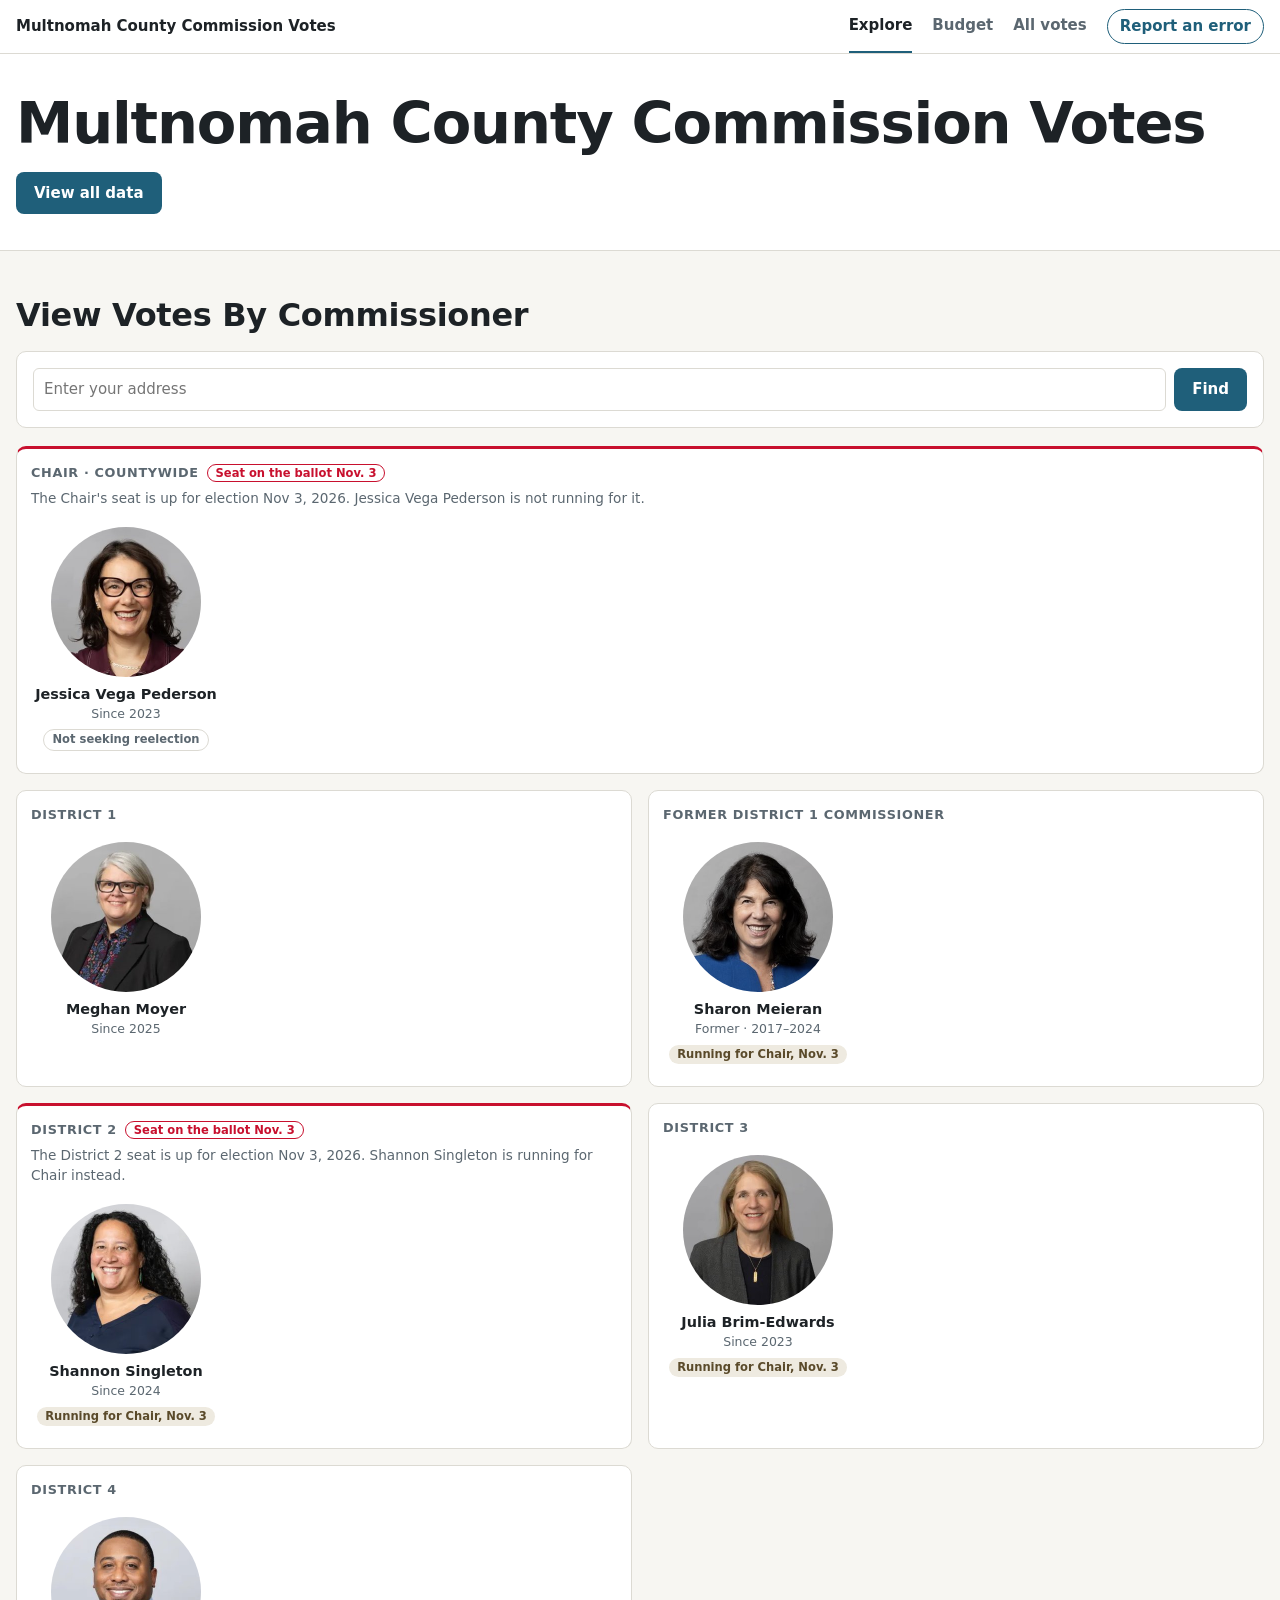
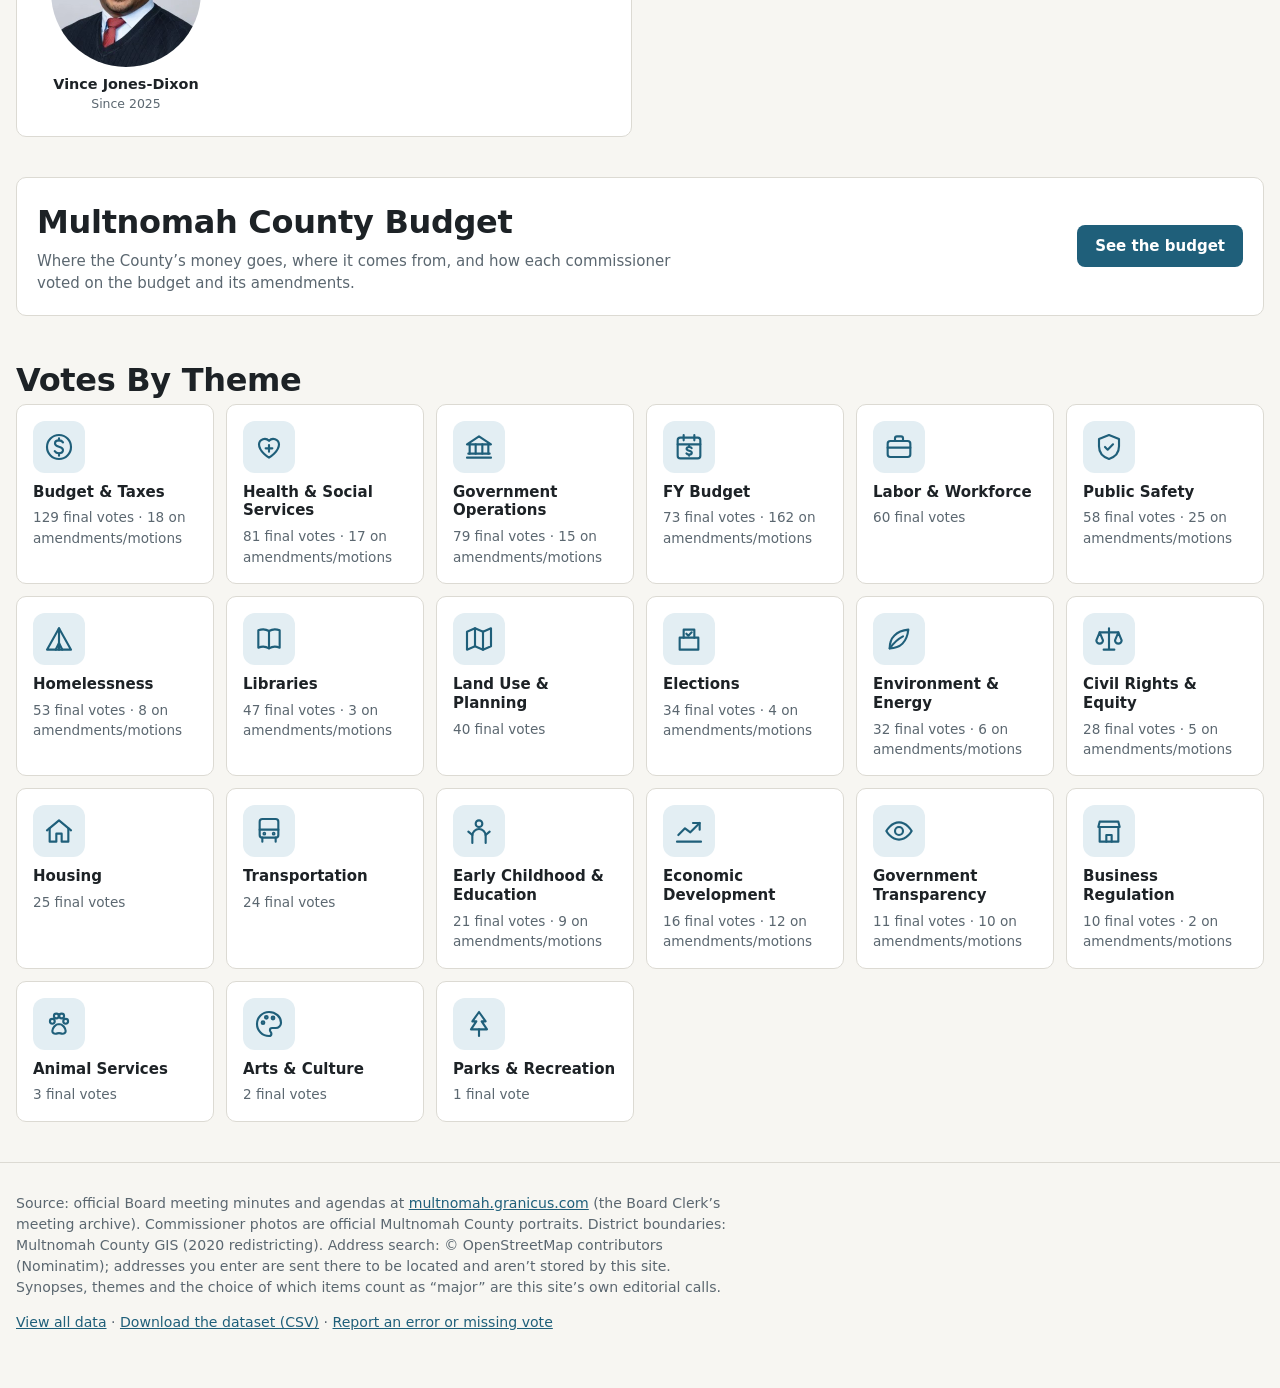
<file: index.html>
<!doctype html>
<html lang="en">
<head>
  <meta charset="utf-8">
  <meta name="viewport" content="width=device-width, initial-scale=1">
  <title>Multnomah County Commission Votes</title>
  <meta name="description" content="See how Multnomah County's commissioners have voted since January 2017. Explore by commissioner or theme.">
  <link rel="stylesheet" href="assets/style.css?v=20260924q">
</head>
<body>
  <nav class="site-nav">
    <div class="wrap">
      <a class="brand" href="./">Multnomah County Commission Votes</a>
      <a href="./" aria-current="page">Explore</a>
      <a href="budget.html">Budget</a>
      <a href="data.html">All votes</a>
      <a class="nav-report" href="https://github.com/Portland-City-Council-Votes/multco-commissioner-votes/issues/new?template=report-error.yml" target="_blank" rel="noopener">Report<span class="long"> an error</span></a>
    </div>
  </nav>

  <header class="hero">
    <div class="wrap">
      <h1>Multnomah County Commission Votes</h1>
      <a class="button" href="data.html">View all data</a>
    </div>
  </header>

  <main class="wrap">
    <section class="explore" aria-labelledby="h-commissioners">
      <h2 id="h-commissioners">View Votes By Commissioner</h2>
      <form class="find-district" id="find-district" role="search" aria-label="Find your district">
        <label for="address" class="sr-only">Your street address</label>
        <div class="find-row">
          <input type="search" id="address" name="address" placeholder="Enter your address" autocomplete="street-address" required>
          <button type="submit" class="button">Find</button>
        </div>
        <p class="find-result" id="find-result" aria-live="polite"></p>
      </form>
      <div id="commissioners" class="districts"></div>
    </section>

    <section class="explore budget-callout" aria-labelledby="h-budget">
      <div>
        <h2 id="h-budget">Multnomah County Budget</h2>
        <p class="section-lede">Where the County’s money goes, where it comes from, and how each commissioner voted on the budget and its amendments.</p>
      </div>
      <a class="button" href="budget.html">See the budget</a>
    </section>

    <section class="explore" aria-labelledby="h-themes">
      <h2 id="h-themes">Votes By Theme</h2>
      <div id="themes" class="theme-grid"></div>
    </section>

  </main>

  <footer class="site-footer wrap">
    <p>Source: official Board meeting minutes and agendas at <a href="https://multnomah.granicus.com/ViewPublisher.php?view_id=3">multnomah.granicus.com</a> (the Board Clerk’s meeting archive). Commissioner photos are official Multnomah County portraits. District boundaries: Multnomah County GIS (2020 redistricting). Address search: © OpenStreetMap contributors (Nominatim); addresses you enter are sent there to be located and aren’t stored by this site. Synopses, themes and the choice of which items count as “major” are this site’s own editorial calls.</p>
    <p><a href="data.html">View all data</a> · <a href="data/votes.csv" download>Download the dataset (CSV)</a> · <a href="https://github.com/Portland-City-Council-Votes/multco-commissioner-votes/issues/new?template=report-error.yml" target="_blank" rel="noopener">Report an error or missing vote</a></p>
  </footer>

  <script src="assets/common.js?v=20260924q"></script>
  <script src="assets/home.js?v=20260924q"></script>
</body>
</html>
</file>
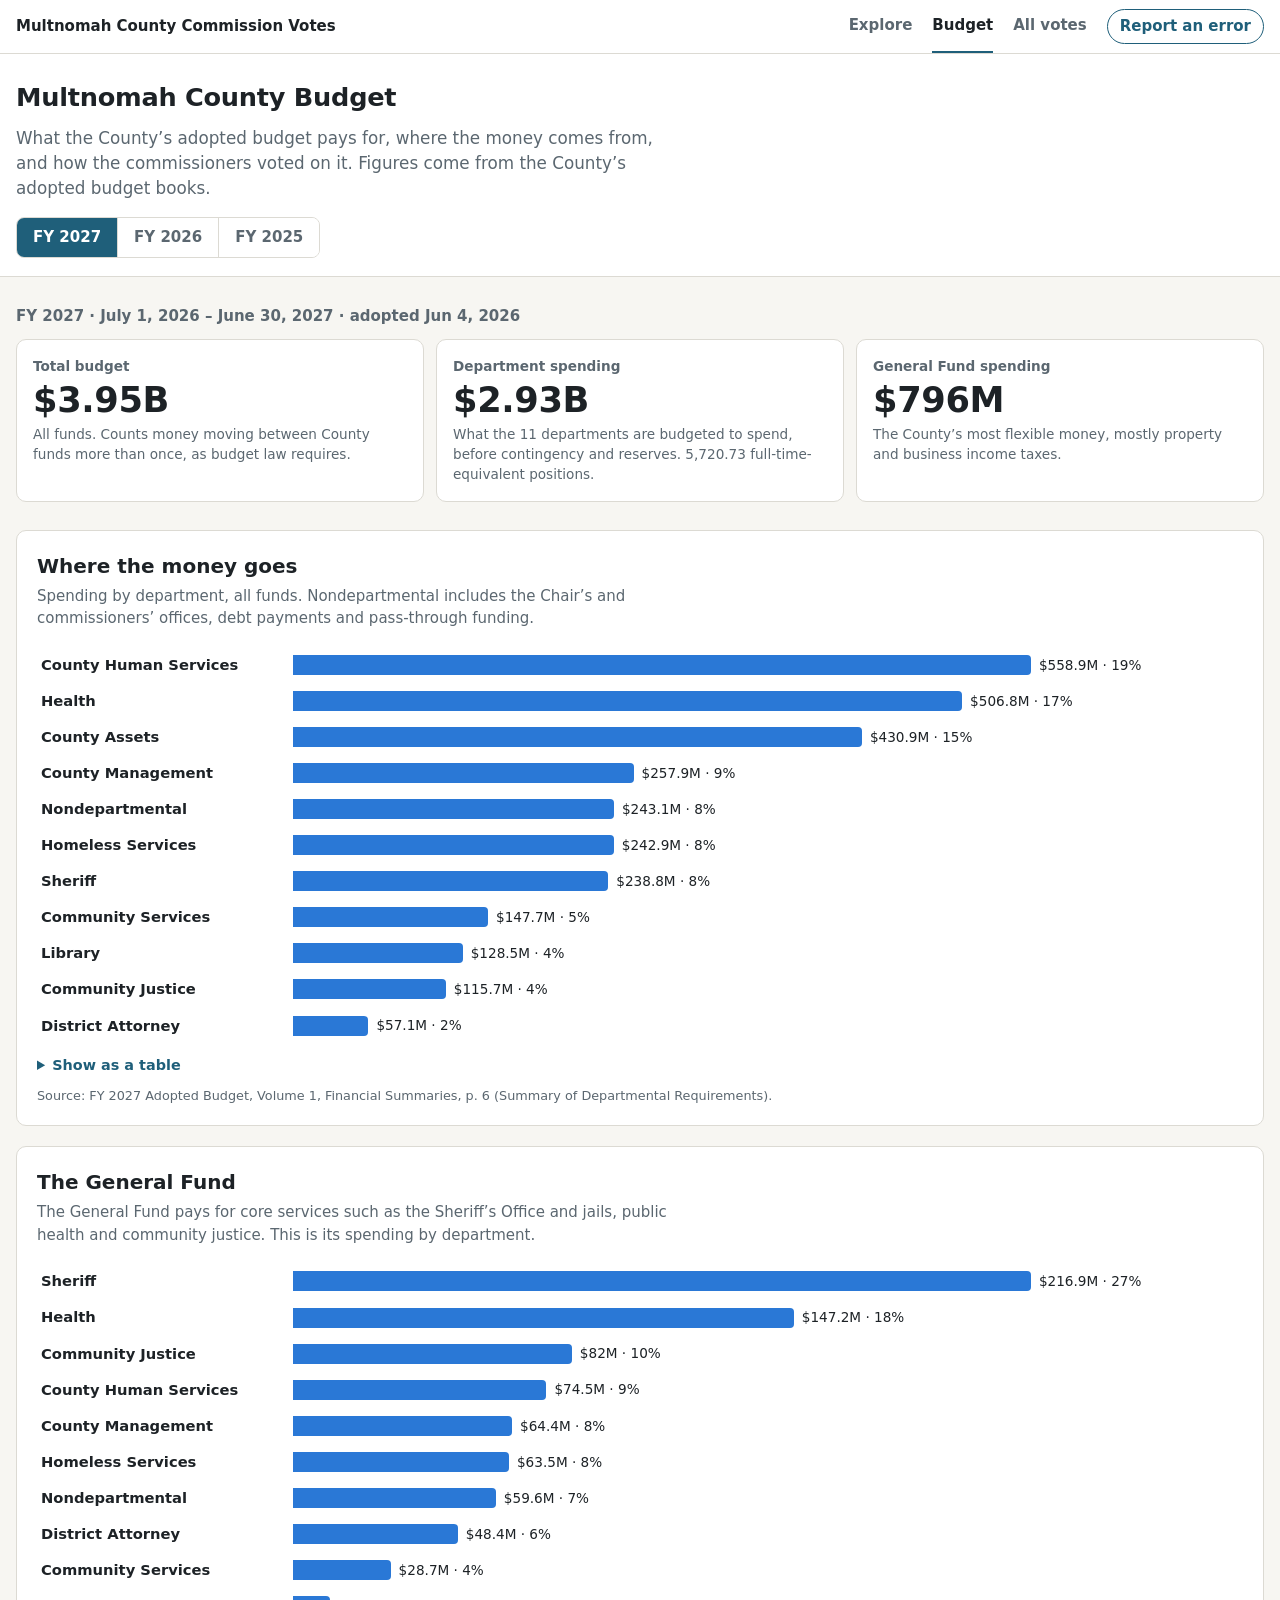
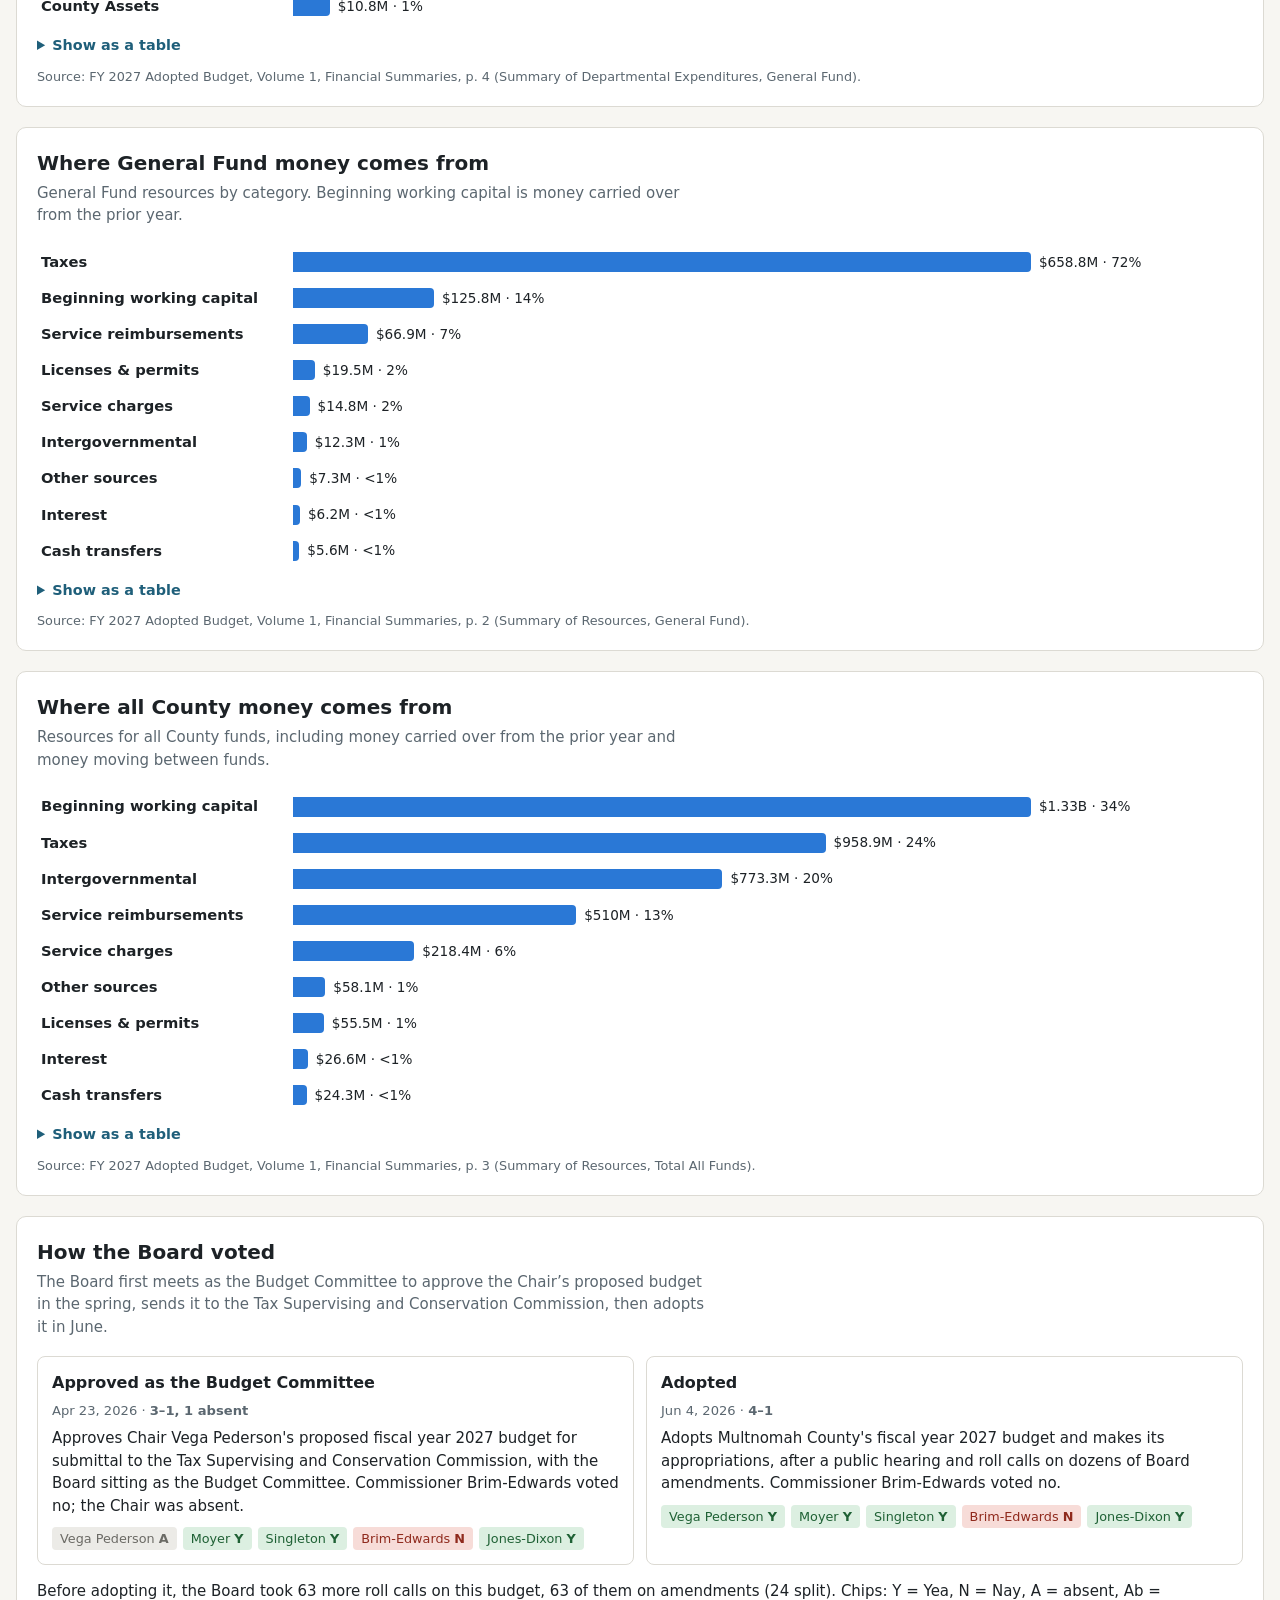
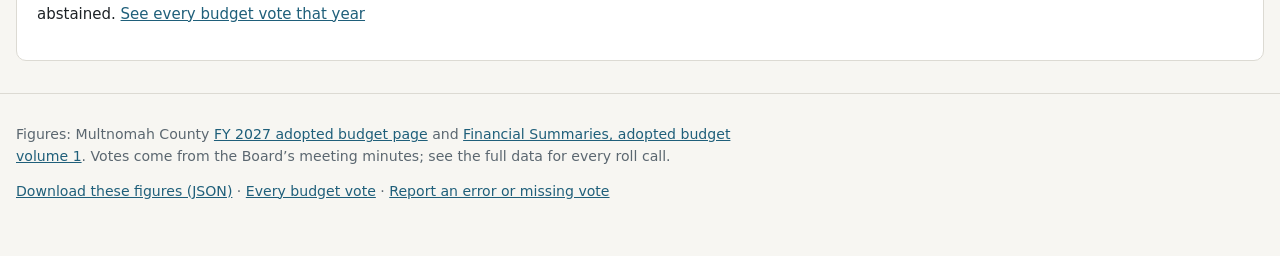
<file: budget.html>
<!doctype html>
<html lang="en">
<head>
  <meta charset="utf-8">
  <meta name="viewport" content="width=device-width, initial-scale=1">
  <title>County Budget · Multnomah County Commission Votes</title>
  <meta name="description" content="Multnomah County's adopted budget broken down: where the money goes, where it comes from, and how the commissioners voted on it.">
  <link rel="stylesheet" href="assets/style.css?v=20260924q">
</head>
<body>
  <nav class="site-nav">
    <div class="wrap">
      <a class="brand" href="./">Multnomah County Commission Votes</a>
      <a href="./">Explore</a>
      <a href="budget.html" aria-current="page">Budget</a>
      <a href="data.html">All votes</a>
      <a class="nav-report" href="https://github.com/Portland-City-Council-Votes/multco-commissioner-votes/issues/new?template=report-error.yml" target="_blank" rel="noopener">Report<span class="long"> an error</span></a>
    </div>
  </nav>

  <header class="page-header">
    <div class="wrap">
      <h1>Multnomah County Budget</h1>
      <p class="lede">What the County’s adopted budget pays for, where the money comes from, and how the commissioners voted on it. Figures come from the County’s adopted budget books.</p>
      <div class="year-switch" role="radiogroup" aria-label="Budget year" id="years"></div>
    </div>
  </header>

  <main class="wrap" id="budget" aria-live="polite">
    <p class="empty">Loading the budget…</p>
  </main>

  <footer class="site-footer wrap">
    <p id="sources"></p>
    <p><a href="data/budget.json" download>Download these figures (JSON)</a> · <a href="data.html#theme=FY+Budget&amp;show=all">Every budget vote</a> · <a href="https://github.com/Portland-City-Council-Votes/multco-commissioner-votes/issues/new?template=report-error.yml" target="_blank" rel="noopener">Report an error or missing vote</a></p>
  </footer>

  <script src="assets/common.js?v=20260924q"></script>
  <script src="assets/budget.js?v=20260924q"></script>
</body>
</html>
</file>
<file: assets/style.css>
:root {
  color-scheme: light dark;
  --bg: #f7f6f2;
  --surface: #ffffff;
  --text: #1d2226;
  --muted: #5b6770;
  --rule: #dcdad3;
  --accent: #1f5f7a;
  --accent-soft: #e3eef3;
  --on-accent: #ffffff;
  --tag-theme-bg: #e3eef3;
  --tag-theme-fg: #1f4f63;
  --tag-place-bg: #eeeae0;
  --tag-place-fg: #5a4a2a;
  --yea-bg: #dcefe1;
  --yea-fg: #1f6135;
  --nay-bg: #f7dcd8;
  --nay-fg: #8f2a1d;
  --other-bg: #ecebe7;
  --other-fg: #6b6a65;
  --split: #b5561f;
  --focus-ring: #1f5f7a;
  --bar: #2a78d6;
  --election: #c8102e;
}

@media (prefers-color-scheme: dark) {
  :root:not([data-theme="light"]) {
    --bg: #14171a;
    --surface: #1c2024;
    --text: #e6e8ea;
    --muted: #9ba5ad;
    --rule: #30363c;
    --accent: #7fbfd9;
    --accent-soft: #1f3540;
    --on-accent: #0e1a20;
    --tag-theme-bg: #1f3540;
    --tag-theme-fg: #b6dcec;
    --tag-place-bg: #3a3326;
    --tag-place-fg: #e5d6b4;
    --yea-bg: #1c3a26;
    --yea-fg: #9fdcaf;
    --nay-bg: #45221d;
    --nay-fg: #f2aea3;
    --other-bg: #2a2e32;
    --other-fg: #a3a8ad;
    --split: #f0a06c;
    --focus-ring: #7fbfd9;
    --bar: #3987e5;
    --election: #ff5a5f;
  }
}

* { box-sizing: border-box; }

body {
  margin: 0;
  background: var(--bg);
  color: var(--text);
  font: 15px/1.5 system-ui, -apple-system, "Segoe UI", Roboto, sans-serif;
}

a { color: var(--accent); }

.wrap {
  max-width: 1280px;
  margin: 0 auto;
  padding: 0 16px;
}

.sr-only {
  position: absolute;
  width: 1px;
  height: 1px;
  overflow: hidden;
  clip: rect(0 0 0 0);
  white-space: nowrap;
}

:focus-visible { outline: 2px solid var(--focus-ring); outline-offset: 2px; }

/* Navigation */
.site-nav {
  background: var(--surface);
  border-bottom: 1px solid var(--rule);
}
.site-nav .wrap {
  display: flex;
  flex-wrap: wrap;
  align-items: center;
  gap: 4px 20px;
  min-height: 52px;
}
.site-nav a {
  color: var(--muted);
  text-decoration: none;
  font-weight: 600;
  padding: 14px 0;
  border-bottom: 2px solid transparent;
}
.site-nav a[aria-current="page"] { color: var(--text); border-bottom-color: var(--accent); }
.site-nav .brand {
  color: var(--text);
  margin-right: auto;
  border: 0;
  white-space: nowrap;
  overflow: hidden;
  text-overflow: ellipsis;
}
.site-nav .nav-report {
  color: var(--accent);
  border: 1px solid var(--accent);
  border-radius: 999px;
  padding: 5px 12px;
  white-space: nowrap;
}
.site-nav .nav-report:hover { background: var(--accent-soft); }
@media (max-width: 480px) {
  .site-nav .wrap { gap: 0 12px; }
  .site-nav a { font-size: 0.9rem; padding: 10px 0; white-space: nowrap; }
  .site-nav .brand { flex-basis: 100%; padding-bottom: 0; }
  .site-nav .nav-report { padding: 3px 9px; margin-left: auto; }
  .site-nav .nav-report .long { display: none; }
}
@media (max-width: 340px) {
  .site-nav .wrap { gap: 0 10px; }
  .site-nav a { font-size: 0.84rem; }
}

/* Headers */
.hero, .page-header {
  border-bottom: 1px solid var(--rule);
  background: var(--surface);
}
.hero { padding: 40px 0 36px; }
.page-header { padding: 24px 0 18px; }
.hero h1, .page-header h1 {
  margin: 0;
  letter-spacing: -0.01em;
  text-wrap: balance;
}
.hero h1 { font-size: clamp(2.2rem, 6vw, 3.6rem); line-height: 1.05; letter-spacing: -0.02em; }
.page-header h1 { font-size: 1.6rem; }
.lede {
  margin: 10px 0 0;
  max-width: 62ch;
  color: var(--muted);
  font-size: 1.05rem;
}
.stats, .summary { margin: 16px 0 0; font-weight: 600; }
.summary { margin-top: 6px; }
.button {
  display: inline-block;
  margin-top: 18px;
  padding: 10px 18px;
  border-radius: 8px;
  background: var(--accent);
  color: var(--on-accent);
  font-weight: 600;
  text-decoration: none;
}
.button:hover { filter: brightness(1.08); }

/* Home: sections */
.explore { margin: 40px 0; }
.explore h2 { margin: 0; font-size: clamp(1.5rem, 3vw, 2rem); letter-spacing: -0.01em; }
.section-lede { margin: 4px 0 18px; color: var(--muted); max-width: 70ch; }

/* Councilors */
/* Address -> district finder */
.find-district {
  margin: 12px 0 18px;
  padding: 16px;
  background: var(--surface);
  border: 1px solid var(--rule);
  border-radius: 10px;
}
.find-district label { display: block; font-weight: 700; margin-bottom: 8px; }
.find-row { display: flex; gap: 8px; }
.find-row input {
  flex: 1;
  min-width: 0;
  font: inherit;
  color: inherit;
  background: var(--bg);
  border: 1px solid var(--rule);
  border-radius: 8px;
  padding: 10px 12px;
}
.find-row .button { margin: 0; border: 0; font: inherit; font-weight: 600; cursor: pointer; }
.find-result { margin: 10px 0 0; min-height: 1.5em; }
.find-result:empty { display: none; }
.find-result.is-found { font-size: 1.05rem; }
.find-result.is-error { color: var(--split); }
.find-note { margin: 8px 0 0; font-size: 0.8rem; color: var(--muted); }
.district.is-mine { border-color: var(--accent); box-shadow: 0 0 0 3px var(--accent); }
.district:focus { outline: none; }
.mine-tag {
  margin-left: 8px;
  padding: 1px 8px;
  border-radius: 999px;
  font-size: 0.72rem;
  letter-spacing: 0;
  text-transform: none;
  background: var(--accent);
  color: var(--on-accent);
}

/* The Chair's card spans the top row; Districts 1–4 sit two per row below it on wide screens. */
.districts {
  display: grid;
  grid-template-columns: repeat(2, minmax(0, 1fr));
  gap: 16px;
}
.district.is-chair { grid-column: 1 / -1; }
@media (max-width: 820px) {
  .districts { grid-template-columns: 1fr; }
}
.cand-tag {
  display: inline-block;
  margin-top: 4px;
  padding: 1px 8px;
  border-radius: 999px;
  font-size: 0.72rem;
  font-weight: 600;
  background: var(--tag-place-bg);
  color: var(--tag-place-fg);
}
.cand-tag.is-leaving { background: var(--surface-2, transparent); color: var(--muted); border: 1px solid var(--rule); }
.councilor-banner .cand-tag { margin-left: 8px; }
.up-tag {
  margin-left: 8px;
  padding: 1px 8px;
  border-radius: 999px;
  font-size: 0.72rem;
  letter-spacing: 0;
  text-transform: none;
  color: var(--election);
  border: 1px solid var(--election);
}
.district.is-up { border-top: 3px solid var(--election); }
.up-note { margin: -4px 0 10px; font-size: 0.85rem; color: var(--muted); }
.district {
  background: var(--surface);
  border: 1px solid var(--rule);
  border-radius: 10px;
  padding: 14px;
}
.district h3 {
  margin: 0 0 10px;
  font-size: 0.8rem;
  text-transform: uppercase;
  letter-spacing: 0.05em;
  color: var(--muted);
}
.people {
  list-style: none;
  margin: 0;
  padding: 0;
  display: grid;
  grid-template-columns: repeat(auto-fill, minmax(150px, 190px));
  gap: 8px;
}
.person {
  display: flex;
  flex-direction: column;
  align-items: center;
  text-align: center;
  gap: 2px;
  padding: 8px 4px;
  border-radius: 8px;
  text-decoration: none;
  color: var(--text);
}
.person:hover { background: var(--accent-soft); }
.person img {
  width: 150px;
  max-width: 100%;
  height: auto;
  aspect-ratio: 1;
  border-radius: 50%;
  object-fit: cover;
  margin-bottom: 6px;
  background: var(--other-bg);
}
.person-name { font-weight: 600; font-size: 0.9rem; line-height: 1.25; }
.person-meta { font-size: 0.78rem; color: var(--muted); }
.person.is-former img { filter: grayscale(0.35); }

/* Budget page */
.budget-callout {
  display: flex;
  flex-wrap: wrap;
  align-items: center;
  justify-content: space-between;
  gap: 12px 24px;
  padding: 20px;
  background: var(--surface);
  border: 1px solid var(--rule);
  border-radius: 10px;
}
.budget-callout .section-lede { margin-bottom: 0; }
.budget-callout .button { margin-top: 0; }
.year-switch { display: inline-flex; margin-top: 16px; border: 1px solid var(--rule); border-radius: 8px; overflow: hidden; }
.year-switch button {
  font: inherit;
  font-weight: 600;
  padding: 8px 16px;
  border: 0;
  background: var(--surface);
  color: var(--muted);
  cursor: pointer;
}
.year-switch button + button { border-left: 1px solid var(--rule); }
.year-switch button[aria-checked="true"] { background: var(--accent); color: var(--on-accent); }
.headline { margin: 28px 0; }
.period { margin: 0 0 12px; color: var(--muted); font-weight: 600; }
.stats-row { display: grid; grid-template-columns: repeat(auto-fit, minmax(220px, 1fr)); gap: 12px; }
.stat {
  display: flex;
  flex-direction: column;
  gap: 4px;
  padding: 16px;
  background: var(--surface);
  border: 1px solid var(--rule);
  border-radius: 10px;
}
.stat-label { font-size: 0.85rem; font-weight: 600; color: var(--muted); }
.stat-value { font-size: 2.2rem; font-weight: 700; line-height: 1.1; letter-spacing: -0.01em; }
.stat-note { font-size: 0.85rem; color: var(--muted); }
.chart-card {
  margin: 20px 0;
  padding: 20px;
  background: var(--surface);
  border: 1px solid var(--rule);
  border-radius: 10px;
}
.chart-card h2 { margin: 0; font-size: 1.25rem; }
.bars-wrap { position: relative; }
.bars { list-style: none; margin: 0; padding: 0; display: grid; gap: 2px; }
.bar-row {
  display: grid;
  grid-template-columns: minmax(120px, 15rem) 1fr;
  column-gap: 12px;
  align-items: center;
  padding: 6px 4px;
  border-radius: 6px;
}
.bar-row:hover, .bar-row:focus-visible { background: var(--accent-soft); }
.bar-name { font-weight: 600; font-size: 0.92rem; }
.bar-track { display: flex; align-items: center; gap: 8px; min-width: 0; }
.bar {
  flex: none;
  width: calc(var(--w) * 0.78);
  height: 20px;
  background: var(--bar);
  border-radius: 0 4px 4px 0;
}
.bar-value { font-size: 0.85rem; color: var(--text); white-space: nowrap; font-variant-numeric: tabular-nums; }
.bar-desc { grid-column: 2; font-size: 0.8rem; color: var(--muted); margin-top: 2px; }
.bar-tip {
  position: absolute;
  z-index: 3;
  pointer-events: none;
  max-width: 320px;
  padding: 6px 10px;
  border-radius: 6px;
  background: var(--text);
  color: var(--bg);
  font-size: 0.82rem;
}
.as-table { margin-top: 12px; }
.as-table summary { cursor: pointer; color: var(--accent); font-weight: 600; font-size: 0.9rem; }
.mini-table { display: block; max-width: 100%; overflow-x: auto; margin-top: 8px; border-collapse: collapse; font-size: 0.88rem; font-variant-numeric: tabular-nums; }
.mini-table th, .mini-table td { padding: 4px 12px 4px 0; border-bottom: 1px solid var(--rule); text-align: left; }
.mini-table td { text-align: right; }
.mini-table tfoot th, .mini-table tfoot td { font-weight: 700; border-bottom: 0; }
.chart-source { margin: 10px 0 0; font-size: 0.8rem; color: var(--muted); }
.vote-cards { display: grid; grid-template-columns: repeat(auto-fit, minmax(min(300px, 100%), 1fr)); gap: 12px; margin-bottom: 12px; }
.vote-card { padding: 14px; border: 1px solid var(--rule); border-radius: 8px; }
.vote-card h3 { margin: 0; font-size: 1rem; }
.vote-card p { margin: 6px 0 0; }
.chips { list-style: none; margin: 10px 0 0; padding: 0; display: flex; flex-wrap: wrap; gap: 6px; }
.chip { font-size: 0.8rem; padding: 2px 8px; border-radius: 4px; background: var(--other-bg); color: var(--other-fg); }
.chip.v-yea { background: var(--yea-bg); color: var(--yea-fg); }
.chip.v-nay { background: var(--nay-bg); color: var(--nay-fg); }
@media (max-width: 600px) {
  .bar-row { grid-template-columns: 1fr; row-gap: 4px; }
  .bar-desc { grid-column: 1; }
  .bar { width: calc(var(--w) * 0.62); }
  .stat-value { font-size: 1.8rem; }
}

/* Themes */
.theme-grid {
  display: grid;
  grid-template-columns: repeat(auto-fill, minmax(170px, 1fr));
  gap: 12px;
}
.theme-card {
  display: flex;
  flex-direction: column;
  gap: 6px;
  padding: 16px;
  background: var(--surface);
  border: 1px solid var(--rule);
  border-radius: 10px;
  color: var(--text);
  text-decoration: none;
}
.theme-card:hover { border-color: var(--accent); }
.theme-icon {
  display: inline-grid;
  place-items: center;
  width: 52px;
  height: 52px;
  border-radius: 12px;
  background: var(--accent-soft);
  color: var(--accent);
  margin-bottom: 4px;
}
.theme-name { font-weight: 600; line-height: 1.25; }
.theme-count { font-size: 0.85rem; color: var(--muted); }

/* News */
.news-list { list-style: none; margin: 0; padding: 0; display: grid; gap: 12px; }
.news-list > li {
  background: var(--surface);
  border: 1px solid var(--rule);
  border-radius: 8px;
  padding: 12px 14px;
}
.news-vote { margin: 0; }
.news-vote > a { font-weight: 600; color: var(--text); text-decoration: none; }
.news-vote > a:hover { text-decoration: underline; }
.outlet { color: var(--muted); font-size: 0.88rem; }

/* Data page: councilor banner */
.councilor-banner {
  display: flex;
  gap: 16px;
  align-items: center;
  margin: 20px 0 0;
  padding: 14px 16px;
  background: var(--surface);
  border: 1px solid var(--rule);
  border-radius: 10px;
}
.councilor-banner[hidden] { display: none; }
.councilor-banner img { width: 104px; height: 104px; border-radius: 50%; object-fit: cover; flex: none; }
.councilor-banner h2 { margin: 0; font-size: 1.2rem; }
.councilor-banner p { margin: 2px 0 0; }

/* Filters */
.filters {
  display: flex;
  flex-wrap: wrap;
  align-items: flex-end;
  gap: 12px 14px;
  margin: 20px 0;
}
.field {
  display: flex;
  flex-direction: column;
  gap: 4px;
  min-width: 150px;
  flex: 1 1 150px;
}
.field-search { flex: 2 1 260px; }
.field span {
  font-size: 0.8rem;
  font-weight: 600;
  color: var(--muted);
  text-transform: uppercase;
  letter-spacing: 0.04em;
}
input[type="search"], select {
  width: 100%;
  font: inherit;
  color: inherit;
  background: var(--surface);
  border: 1px solid var(--rule);
  border-radius: 6px;
  padding: 8px 10px;
}
.check {
  display: flex;
  align-items: center;
  gap: 8px;
  padding: 8px 0;
  white-space: nowrap;
}
.check input { width: 18px; height: 18px; accent-color: var(--accent); }
.reset {
  font: inherit;
  color: var(--accent);
  background: none;
  border: 1px solid var(--rule);
  border-radius: 6px;
  padding: 8px 12px;
  cursor: pointer;
}
.reset:hover { border-color: var(--accent); }

/* Table. The scroll box has its own height so the header row stays frozen while scrolling. */
.table-scroll {
  overflow: auto;
  max-height: calc(100vh - 32px);
  background: var(--surface);
  border: 1px solid var(--rule);
  border-radius: 8px;
}
.votes {
  width: 100%;
  border-collapse: separate;
  border-spacing: 0;
  font-variant-numeric: tabular-nums;
}
.votes th, .votes td {
  padding: 10px 12px;
  border-bottom: 1px solid var(--rule);
  text-align: left;
  vertical-align: top;
}
.votes tbody tr:last-child td { border-bottom: 0; }
.votes thead th {
  position: sticky;
  top: 0;
  z-index: 2;
  background: var(--surface);
  font-size: 0.8rem;
  color: var(--muted);
  vertical-align: bottom;
  box-shadow: 0 1px 0 var(--rule);
}
.c-date { white-space: nowrap; width: 7.5rem; }
.c-item { min-width: 280px; max-width: 460px; }
.c-tags { min-width: 150px; }
.c-tally { white-space: nowrap; }
.c-tally.is-split { color: var(--split); font-weight: 600; }

.item-title { font-weight: 600; text-decoration: none; }
.kind {
  display: inline-block;
  margin-bottom: 4px;
  padding: 1px 8px;
  border-radius: 4px;
  font-size: 0.72rem;
  font-weight: 700;
  text-transform: uppercase;
  letter-spacing: 0.04em;
  background: var(--other-bg);
  color: var(--other-fg);
}
.kind-amendment { background: var(--accent-soft); color: var(--accent); }
.motion { margin: 0; }
.note { margin: 4px 0 0; font-size: 0.85rem; font-style: italic; color: var(--split); }
.votes tr.is-motion td { background: color-mix(in srgb, var(--bg) 45%, var(--surface)); }
.item-title:hover { text-decoration: underline; }
.synopsis { margin: 4px 0 0; }
.record-note { margin: 4px 0 0; font-size: 0.8rem; color: var(--muted); font-style: italic; }
.report { display: inline-block; margin-top: 4px; font-size: 0.78rem; color: var(--muted); }
.report:hover { color: var(--accent); }
.meta { margin: 4px 0 0; font-size: 0.82rem; color: var(--muted); }
.c-item.has-news { min-width: 420px; max-width: 620px; }
.thumbs {
  float: right;
  list-style: none;
  margin: 0 0 8px 12px;
  padding: 0;
  display: flex;
  flex-direction: column;
  gap: 8px;
  width: 132px;
}
.thumb {
  display: block;
  text-decoration: none;
  color: var(--text);
  border: 1px solid var(--rule);
  border-radius: 8px;
  overflow: hidden;
  background: var(--surface);
}
.thumb:hover { border-color: var(--accent); }
.thumb img, .thumb-badge {
  display: grid;
  place-items: center;
  width: 100%;
  aspect-ratio: 16 / 9;
  object-fit: cover;
  background: var(--accent-soft);
  color: var(--accent);
  font-weight: 800;
  font-size: 0.95rem;
  letter-spacing: 0.02em;
}
.thumb-caption {
  display: -webkit-box;
  -webkit-line-clamp: 3;
  -webkit-box-orient: vertical;
  overflow: hidden;
  padding: 6px 8px 0;
  font-size: 0.76rem;
  line-height: 1.3;
  font-weight: 600;
}
.thumb-outlet { display: block; padding: 2px 8px 6px; font-size: 0.7rem; color: var(--muted); }

.tag {
  display: inline-block;
  margin: 0 4px 4px 0;
  padding: 1px 8px;
  border-radius: 999px;
  font-size: 0.8rem;
}
.tag-theme { background: var(--tag-theme-bg); color: var(--tag-theme-fg); }
.tag-place { background: var(--tag-place-bg); color: var(--tag-place-fg); }

/* Vote columns: names run vertically so twelve columns stay narrow; district sits underneath. */
.votes thead th.v-head { padding: 10px 4px 8px; text-align: center; }
.v-name {
  display: block;
  margin: 0 auto;
  writing-mode: vertical-rl;
  transform: rotate(180deg);
  white-space: nowrap;
  color: var(--text);
}
.v-district {
  display: block;
  margin-top: 6px;
  font-size: 0.72rem;
  font-weight: 700;
  color: var(--accent);
}
.v-head.d-start, .votes td.v.d-start { border-left: 1px solid var(--rule); }
.votes td.v {
  padding: 10px 4px;
  text-align: center;
  font-size: 0.8rem;
  font-weight: 700;
}
.v span[aria-hidden] {
  display: inline-block;
  min-width: 26px;
  padding: 2px 4px;
  border-radius: 4px;
}
.v-yea span[aria-hidden] { background: var(--yea-bg); color: var(--yea-fg); }
.v-nay span[aria-hidden] { background: var(--nay-bg); color: var(--nay-fg); }
.v-absent span[aria-hidden],
.v-abstain span[aria-hidden],
.v-none span[aria-hidden] { background: var(--other-bg); color: var(--other-fg); }
/* Not on the Board at the time: the cell stays empty, so it never reads as a vote or an absence. */
.v-nio span[aria-hidden] { display: none; }
.v-head.is-former .v-district { color: var(--muted); font-weight: 600; line-height: 1.2; }
.legend { margin: 8px 0 0; font-size: 0.82rem; color: var(--muted); }
.v-head.is-focus, .v.is-focus { box-shadow: inset 0 0 0 2px var(--accent); }
.votes thead th.v-head.is-focus { box-shadow: inset 0 0 0 2px var(--accent), 0 1px 0 var(--rule); }

.empty {
  padding: 32px 16px;
  text-align: center;
  color: var(--muted);
  background: var(--surface);
  border: 1px solid var(--rule);
  border-radius: 8px;
}

/* Tablets and phones */
@media (max-width: 860px) {
}

/* Phones: each vote becomes a card, councilor votes wrap as labelled chips. */
@media (max-width: 720px) {
  .people { grid-template-columns: repeat(2, minmax(0, 1fr)); }
  .person img { width: 128px; }
  .person-name { font-size: 1rem; }
  .table-scroll { overflow: visible; max-height: none; background: none; border: 0; }
  .votes thead { position: absolute; width: 1px; height: 1px; overflow: hidden; clip: rect(0 0 0 0); }
  .votes, .votes tbody { display: block; }
  .votes tr {
    display: flex;
    flex-wrap: wrap;
    gap: 6px;
    margin-bottom: 12px;
    padding: 14px;
    background: var(--surface);
    border: 1px solid var(--rule);
    border-radius: 8px;
  }
  .votes td, .votes tbody tr:last-child td { border: 0; padding: 0; }
  .c-date, .c-item, .c-tags, .c-tally { flex: 1 1 100%; max-width: none; min-width: 0; }
  .c-item.has-news { min-width: 0; max-width: none; }
  .thumbs { float: none; margin: 0 0 10px; width: auto; flex-direction: row; overflow-x: auto; }
  .thumbs li { flex: 0 0 150px; }
  .c-date { color: var(--muted); font-size: 0.85rem; }
  .c-tally::before { content: "Yea–Nay: "; color: var(--muted); font-weight: 400; }
  .votes td.v { padding: 0; font-weight: 600; }
  .v::before {
    content: attr(data-name);
    display: inline-block;
    margin-right: 4px;
    color: var(--muted);
    font-weight: 400;
  }
  .v.is-focus { box-shadow: none; outline: 2px solid var(--accent); border-radius: 4px; }
  .votes td.v-nio { display: none; }
  .councilor-banner { align-items: flex-start; }
}

/* Footer */
.site-footer {
  margin-top: 32px;
  padding-top: 16px;
  padding-bottom: 40px;
  border-top: 1px solid var(--rule);
  color: var(--muted);
  font-size: 0.88rem;
}
.site-footer p { max-width: 80ch; }
</file>
